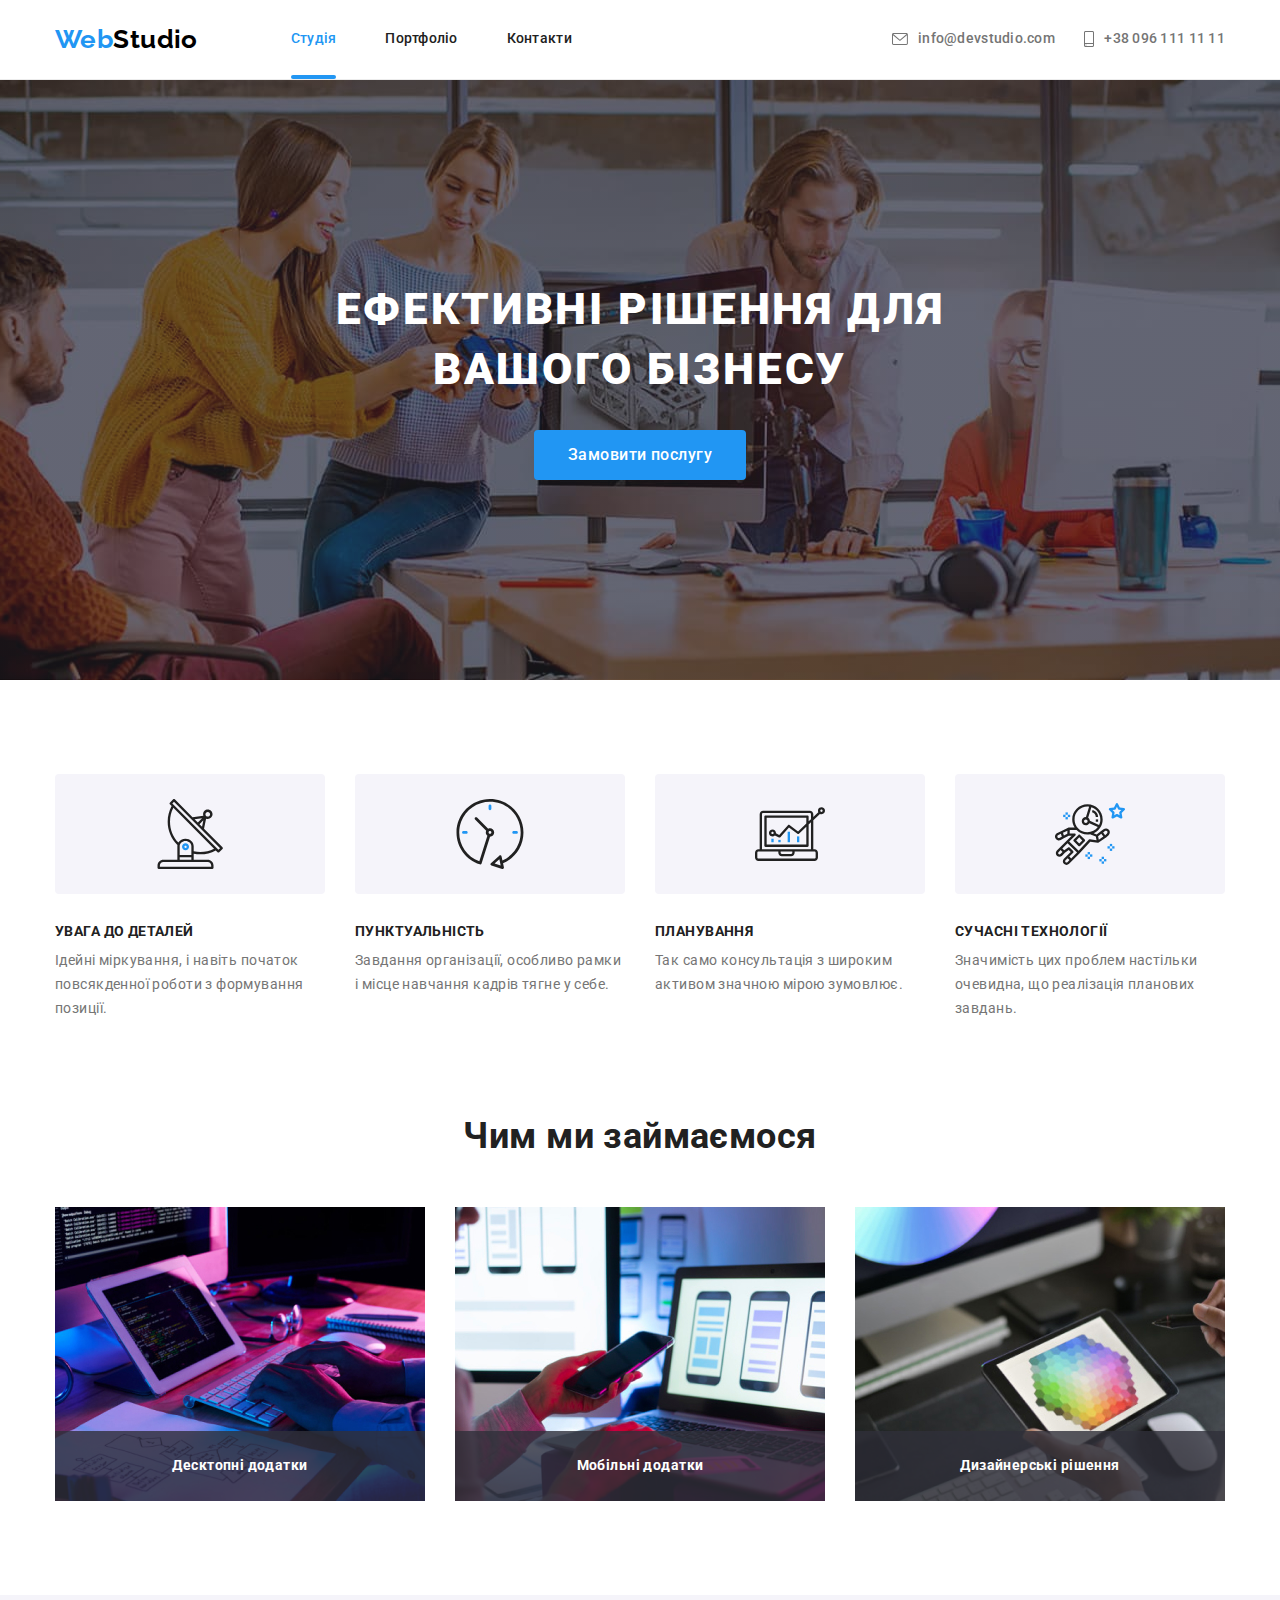
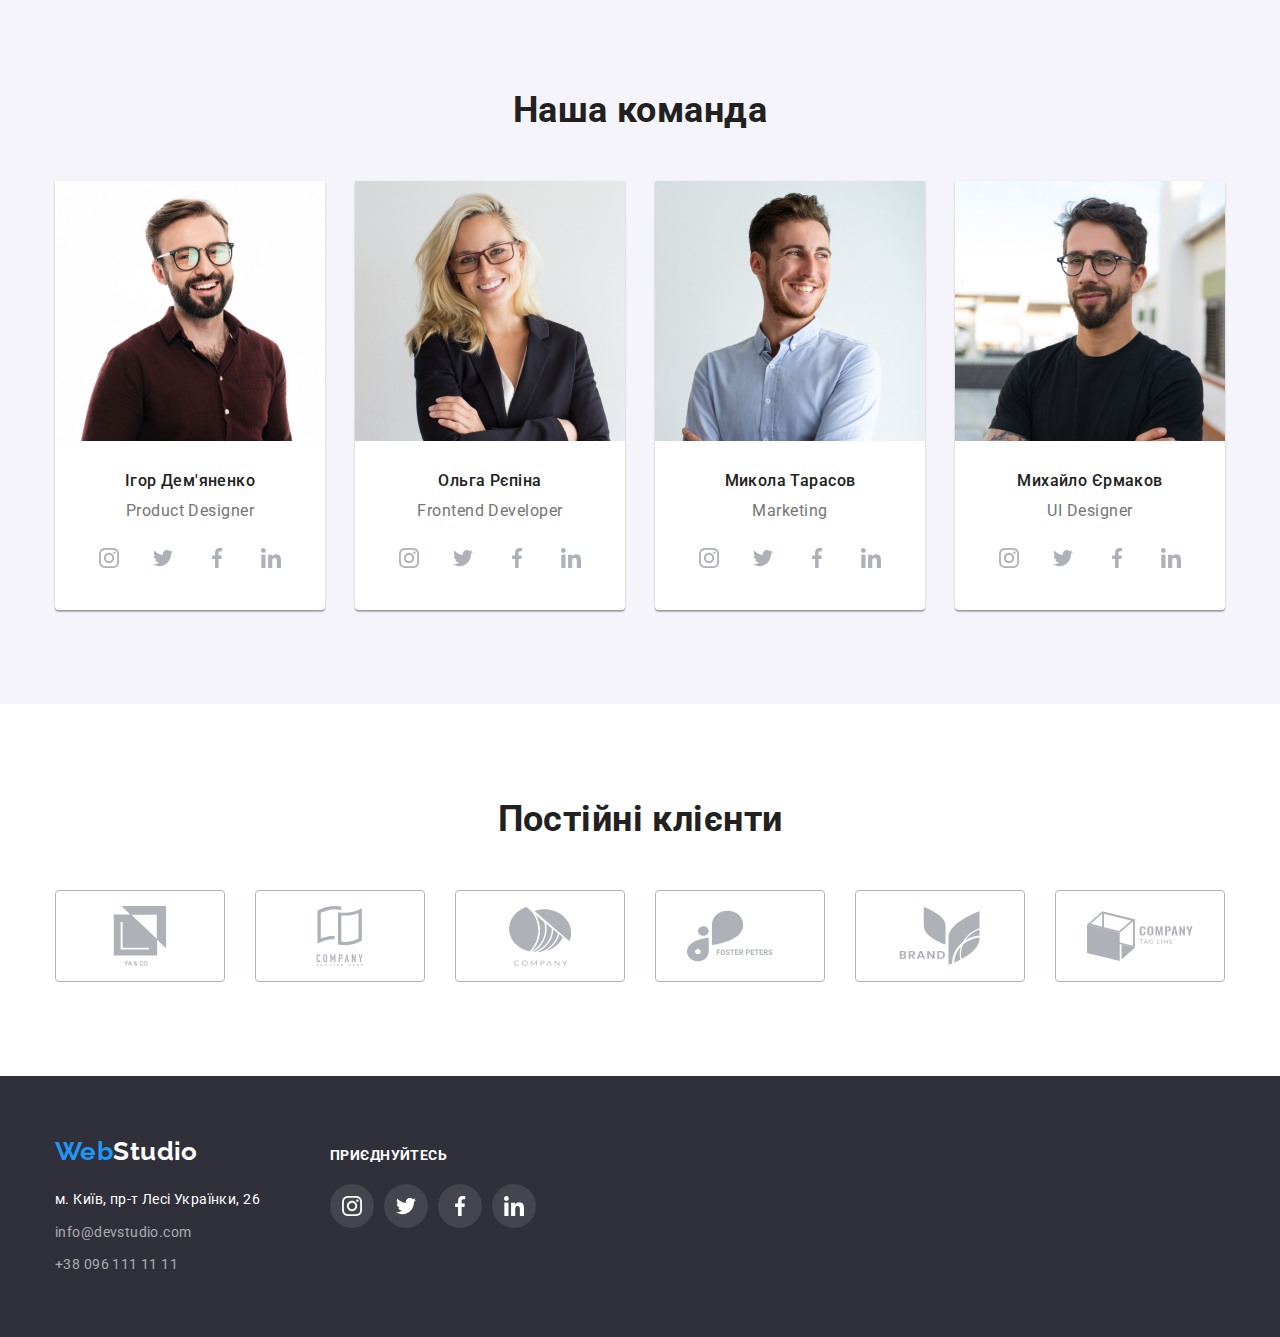
<file: index.html>
<!DOCTYPE html>
<html lang="uk">
<head>
    <meta charset="UTF-8">
    <meta http-equiv="X-UA-Compatible" content="IE=edge">
    <meta name="viewport" content="width=device-width, initial-scale=1.0">
    <title>Document</title>
    <link rel="preconnect" href="https://fonts.googleapis.com">
    <link rel="preconnect" href="https://fonts.gstatic.com" crossorigin>
    <link href="https://fonts.googleapis.com/css2?family=Raleway:wght@700&family=Roboto:wght@400;500;700;900&display=swap"
      rel="stylesheet">

    <link rel="stylesheet" href="https://cdnjs.cloudflare.com/ajax/libs/modern-normalize/1.1.0/modern-normalize.min.css">

    <link rel="stylesheet" href="./css/styles.css">
</head>
<body>
  <header class="header-border">
    <div class="container header">
      <nav class="header-nav">
        <a href="" class="logo">
        Web<span class="header-logo-accent">Studio</span>
        </a>

        <ul class="header-pagination list">
          <li class="current-page"><a href="./index.html" class="header-pagination-item current">Студія</a></li>
          <li class="current-page"><a href="./portfolio.html" class="header-pagination-item">Портфоліо</a></li>
          <li><a href="" class="header-pagination-item">Контакти</a></li>
        </ul>
      </nav>

      <ul class="header-contacts list">
        <li>
          <a href="" class="header-contacts-item">
            <svg class="contact-icon" width="16" height="12">
              <use href="./images/symbol-defs.svg#icon-1"></use>
            </svg>
            info@devstudio.com</a>
        </li>
        <li>
          <a href="" class="header-contacts-item">
            <svg class="contact-icon"  width="10" height="16">
              <use href="./images/symbol-defs.svg#icon-2"></use>
            </svg>
            +38 096 111 11 11
          </a>
        </li>
      </ul>
    </div>
  </header>

  <main>
    <section class="hero">
      <div class="container">
        <h1 class="hero-title">Ефективні рішення для<br>вашого бізнесу</h1>
        <button class="hero-button" data-modal-open>Замовити послугу</button>
      </div>
    </section>

    <section class="section content">
      <div class="container content">
        <h2 class="none">Приорітети в роботі компанії</h2>
        <ul class="list content">
          <li class="content-items">
            <div class="content-icon">
              <svg width="70" height="70">
                <use href="./images/symbol-defs.svg#icon-3"></use>
              </svg>
            </div>
            <h3 class="section-subtitle">УВАГА ДО ДЕТАЛЕЙ</h3>
            <p class="content-text">Ідейні міркування, і навіть початок повсякденної роботи з формування позиції.</p>
          </li>

          <li class="content-items">
            <div class="content-icon">
              <svg width="70" height="70">
                <use href="./images/symbol-defs.svg#icon-4"></use>
              </svg>
            </div>
            <h3 class="section-subtitle">ПУНКТУАЛЬНІСТЬ</h3>
            <p class="content-text">Завдання організації, особливо рамки і місце навчання кадрів тягне у себе.</p>
          </li>

          <li class="content-items">
            <div class="content-icon">
              <svg width="70" height="70">
                <use href="./images/symbol-defs.svg#icon-5"></use>
              </svg>
            </div>
            <h3 class="section-subtitle">ПЛАНУВАННЯ</h3>
            <p class="content-text">Так само консультація з широким активом значною мірою зумовлює.</p>
          </li>

          <li class="content-items">
            <div class="content-icon">
              <svg width="70" height="70">
                <use href="./images/symbol-defs.svg#icon-6"></use>
              </svg>
            </div>
            <h3 class="section-subtitle">СУЧАСНІ ТЕХНОЛОГІЇ</h3>
            <p class="content-text">Значимість цих проблем настільки очевидна, що реалізація планових завдань.</p>
          </li>
        </ul>
      </div>
    </section>
    
    <section class="section work">
      <div class="container work">
        <h2 class="section-title">Чим ми займаємося</h2>
        <ul class="list content-work">      
          <li class="section-title-list list">
            <img src="./images/img1.jpg" alt="Людина пише програмний код на планшеті" width="370">
            <p class="section-title-text">Десктопні додатки</p>
          </li>
          <li class="section-title-list list">
            <img src="./images/img2.jpg" alt="Дівчина сидить с телефоном в руках за ноутбуком" width="370">
            <p class="section-title-text">Мобільні додатки</p>
          </li>
          <li class="section-title-list list">
            <img src="./images/img3.jpg" alt="Людина вибирає колір с колажу на планшеті" width="370">
            <p class="section-title-text">Дизайнерські рішення</p>
          </li>
        </ul>      
      </div>
    </section>
    
    <section class="section team">
      <div class="container team">
        <h2 class="section-title">Наша команда</h2>
        <ul class="list">
          <li class="team-portfolio">
            <img src="./images/img4.jpg" alt="Праціник посміхається" width="270">
            <div class="team-portfolio-info">
              <h3 class="section-subject">Ігор Дем'яненко</h3>
              <p class="desc">Product Designer</p>
              <ul class="contact-team-list">
                <li class="">
                  <a href=""  class="contact-team">
                    <svg width="20" height="20">
                      <use href="./images/symbol-defs.svg#icon-7"></use>
                    </svg>
                  </a>
                </li>
                <li class="">
                  <a href="" class="contact-team">
                    <svg width="20" height="20">
                      <use href="./images/symbol-defs.svg#icon-8"></use>
                    </svg>
                  </a>
                </li>
                <li class="">
                  <a href="" class="contact-team">
                    <svg width="20" height="20">
                      <use href="./images/symbol-defs.svg#icon-9"></use>
                    </svg>
                  </a>
                </li>
                <li class="">
                  <a href="" class="contact-team">
                    <svg width="20" height="20">
                      <use href="./images/symbol-defs.svg#icon-10   "></use>
                    </svg>
                  </a>
                </li>
              </ul>
            </div>
          </li>
          <li class="team-portfolio">
            <img src="./images/img5.jpg" alt="Працівниця" width="270">
            <div class="team-portfolio-info">
              <h3 class="section-subject">Ольга Рєпіна</h3>
              <p class="desc">Frontend Developer</p>
              <ul class="contact-team-list">
                <li class="">
                  <a href="" class="contact-team">
                    <svg width="20" height="20">
                      <use href="./images/symbol-defs.svg#icon-7"></use>
                    </svg>
                  </a>
                </li>
                <li class="">
                  <a href="" class="contact-team">
                    <svg width="20" height="20">
                      <use href="./images/symbol-defs.svg#icon-8"></use>
                    </svg>
                  </a>
                </li>
                <li class="">
                  <a href="" class="contact-team">
                    <svg width="20" height="20">
                      <use href="./images/symbol-defs.svg#icon-9"></use>
                    </svg>
                  </a>
                </li>
                <li class="">
                  <a href="" class="contact-team">
                    <svg width="20" height="20">
                      <use href="./images/symbol-defs.svg#icon-10   "></use>
                    </svg>
                  </a>
                </li>
              </ul>
            </div>
          </li>
          <li class="team-portfolio">
            <img src="./images/img6.jpg" alt="Праціник посміхається" width="270">
            <div class="team-portfolio-info">
              <h3 class="section-subject">Микола Тарасов</h3>
              <p class="desc">Marketing</p>
              <ul class="contact-team-list">
                <li class="">
                  <a href="" class="contact-team">
                    <svg width="20" height="20">
                      <use href="./images/symbol-defs.svg#icon-7"></use>
                    </svg>
                  </a>
                </li>
                <li class="">
                  <a href="" class="contact-team">
                    <svg width="20" height="20">
                      <use href="./images/symbol-defs.svg#icon-8"></use>
                    </svg>
                  </a>
                </li>
                <li class="">
                  <a href="" class="contact-team">
                    <svg width="20" height="20">
                      <use href="./images/symbol-defs.svg#icon-9"></use>
                    </svg>
                  </a>
                </li>
                <li class="">
                  <a href="" class="contact-team">
                    <svg width="20" height="20">
                      <use href="./images/symbol-defs.svg#icon-10   "></use>
                    </svg>
                  </a>
                </li>
              </ul>
            </div>
          </li>
          <li class="team-portfolio">
            <img src="./images/img7.jpg" alt width="270">
            <div class="team-portfolio-info">
              <h3 class="section-subject">Михайло Єрмаков</h3>
              <p class="desc">UI Designer</p>
              <ul class="contact-team-list">
                <li class="">
                  <a href="" class="contact-team">
                    <svg width="20" height="20">
                      <use href="./images/symbol-defs.svg#icon-7"></use>
                    </svg>
                  </a>
                </li>
                <li class="">
                  <a href="" class="contact-team">
                    <svg width="20" height="20">
                      <use href="./images/symbol-defs.svg#icon-8"></use>
                    </svg>
                  </a>
                </li>
                <li class="">
                  <a href="" class="contact-team">
                    <svg width="20" height="20">
                      <use href="./images/symbol-defs.svg#icon-9"></use>
                    </svg>
                  </a>
                </li>
                <li class="">
                  <a href="" class="contact-team">
                    <svg width="20" height="20">
                      <use href="./images/symbol-defs.svg#icon-10   "></use>
                    </svg>
                  </a>
                </li>
              </ul>
            </div>
          </li>
        </ul>
      </div>
    </section>

    <section class="section customers">
      <div class="container customers">
        <h2 class="section-title">Постійні клієнти</h2>
        <ul class="list customers">
          <li class="customers-items">
            <a href="" class="customers-icon">
              <svg width="106" height="60">
                <use href="./images/symbol-defs.svg#icon-11"></use>
              </svg>
            </a>
          </li>
          <li class="customers-items">
            <a href="" class="customers-icon">
              <svg width="106" height="60">
                <use href="./images/symbol-defs.svg#icon-12"></use>
              </svg>
            </a>
          </li>
          <li class="customers-items">
            <a href="" class="customers-icon">
              <svg width="106" height="60">
                <use href="./images/symbol-defs.svg#icon-13"></use>
              </svg>
            </a>
          </li>
          <li class="customers-items">
            <a href="" class="customers-icon">
              <svg width="106" height="60">
                <use href="./images/symbol-defs.svg#icon-14"></use>
              </svg>
            </a>
          </li>
          <li class="customers-items">
            <a href="" class="customers-icon">
              <svg width="106" height="60">
                <use href="./images/symbol-defs.svg#icon-15"></use>
              </svg>
            </a>
          </li>
          <li class="customers-items">
            <a href="" class="customers-icon">
              <svg width="106" height="60">
                <use href="./images/symbol-defs.svg#icon-16"></use>
              </svg>
            </a>
          </li>
        </ul>
      </div>
    </section>
  </main>

  <footer class="footer">
    <div class="container footer-all">
      <div>
        <a href="" class="logo">
          Web<span class="footer-logo-accent">Studio</span>
        </a>

        <address class="address">
          <ul class="list">
            <li class="footer-item"><a href="" class="footer-address">м. Київ, пр-т Лесі Українки, 26</a></li>
            <li class="footer-item"><a href="" class="footer-contacts">info@devstudio.com</a></li>
            <li class="footer-item"><a href="" class="footer-contacts">+38 096 111 11 11</a></li>
          </ul>
        </address>
      </div>

      <div class="contact-footer">
        <h3 class="contact-footer-title">приєднуйтесь</h3>
          <ul class="contact-team-list-footer">
            <li class="">
              <a href="" class="contact-team-footer">
                <svg width="20" height="20">
                  <use href="./images/symbol-defs.svg#icon-7"></use>
                </svg>
              </a>
            </li>
            <li class="">
              <a href="" class="contact-team-footer">
                <svg width="20" height="20">
                  <use href="./images/symbol-defs.svg#icon-8"></use>
                </svg>
              </a>
            </li>
            <li class="">
              <a href="" class="contact-team-footer">
                <svg width="20" height="20">
                  <use href="./images/symbol-defs.svg#icon-9"></use>
                </svg>
              </a>
            </li>
            <li class="">
              <a href="" class="contact-team-footer">
                <svg width="20" height="20">
                  <use href="./images/symbol-defs.svg#icon-10   "></use>
                </svg>
              </a>
            </li>
          </ul>
      </div>
    </div>
  </footer>

  <!-- Modal -->
  <div class="backdrop is-hidden" data-modal>
    <div class="modal">
      <button class="modal-btn" data-modal-close>
        <svg width="18" height="18">
          <use href="./images/symbol-defs.svg#icon-17"></use>
        </svg>
      </button>
    </div>
  </div>

  <script src="./modal.js"></script>
</body>
</html>
</file>
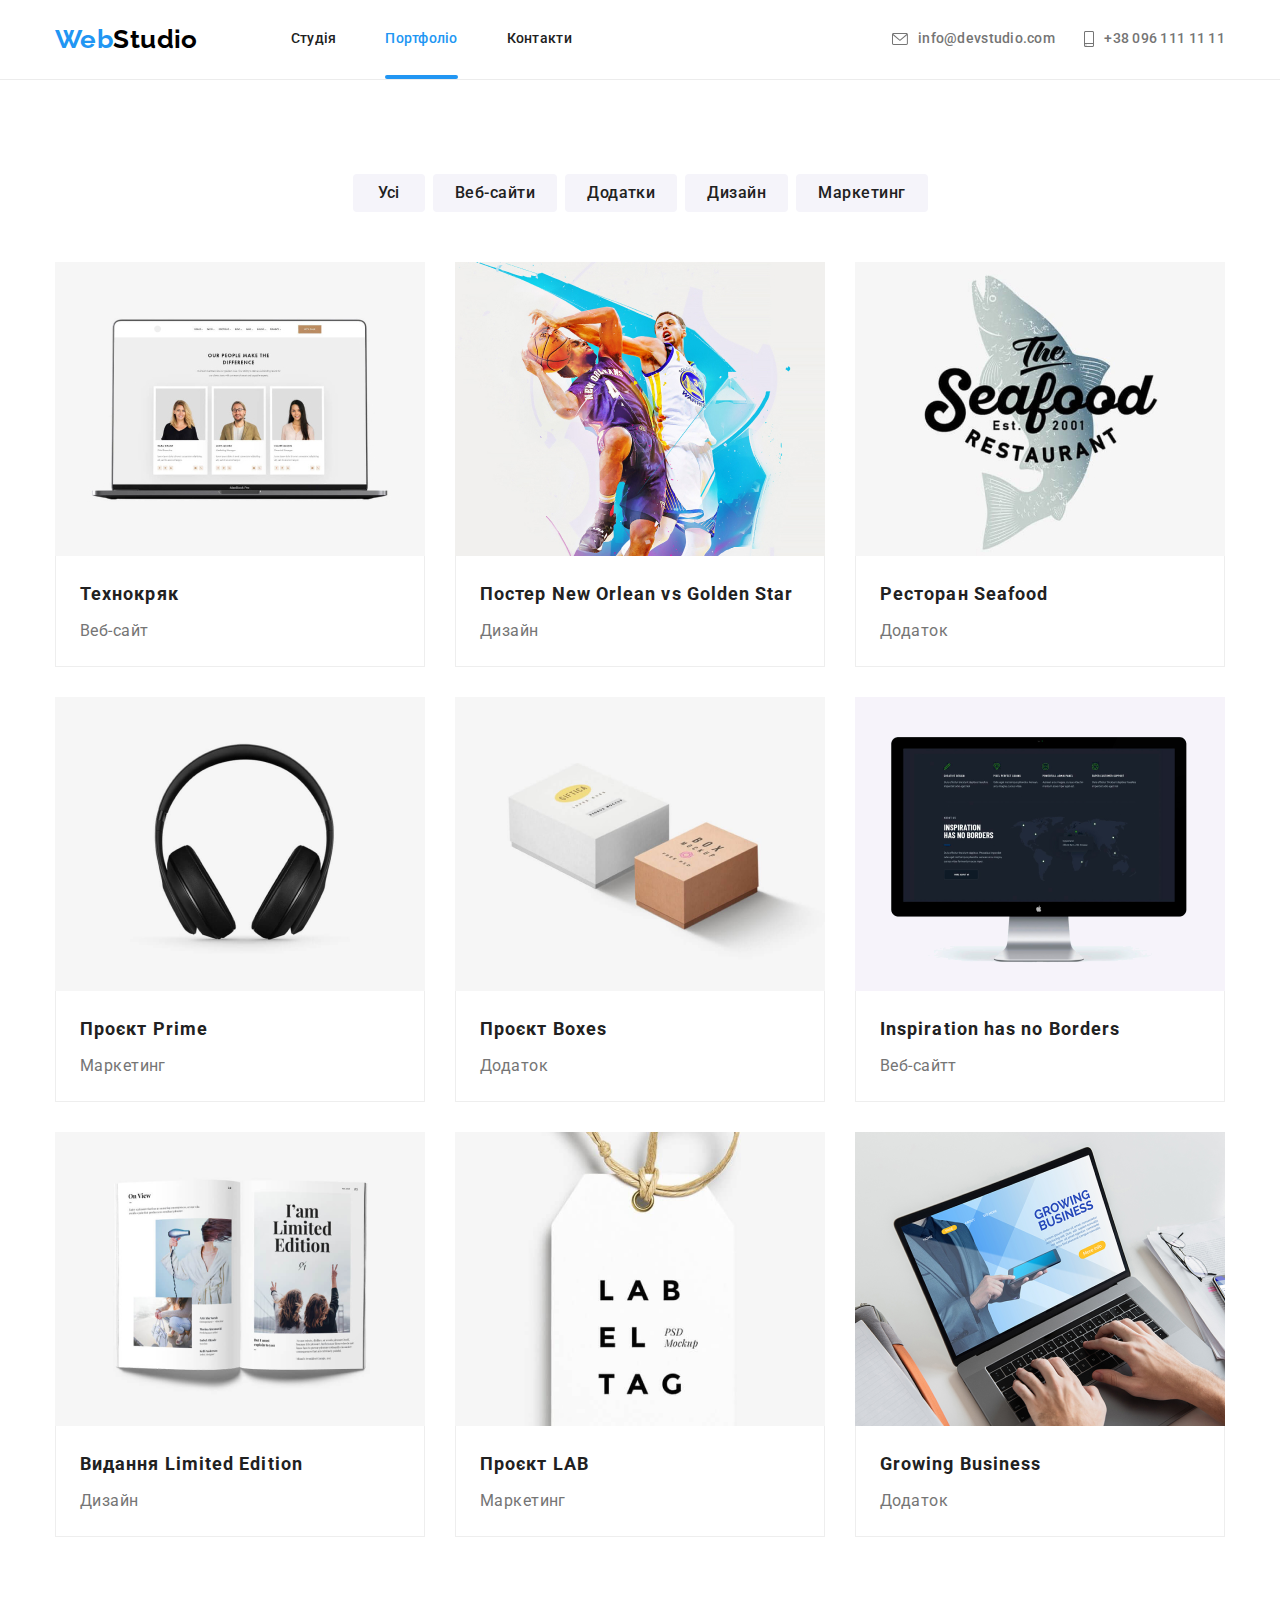
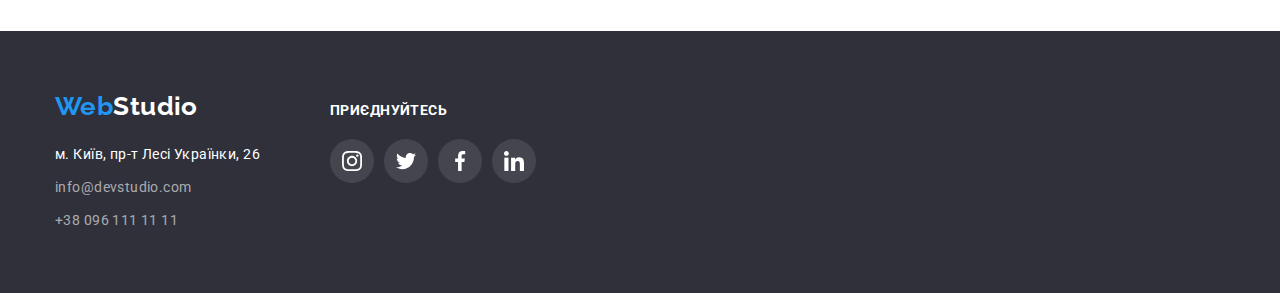
<file: portfolio.html>
<!DOCTYPE html>
<html lang="uk">

<head>
    <meta charset="UTF-8">
    <meta http-equiv="X-UA-Compatible" content="IE=edge">
    <meta name="viewport" content="width=device-width, initial-scale=1.0">
    <title>Portfolio</title>
    <link rel="preconnect" href="https://fonts.googleapis.com">
    <link rel="preconnect" href="https://fonts.gstatic.com" crossorigin>
    <link
        href="https://fonts.googleapis.com/css2?family=Raleway:wght@700&family=Roboto:wght@400;500;700;900&display=swap"
        rel="stylesheet">
    <link rel="stylesheet" href="https://cdnjs.cloudflare.com/ajax/libs/modern-normalize/1.1.0/modern-normalize.min.css">
    <link rel="stylesheet" href="./css/styles.css">
</head>

<body>
<header class="header-border">
    <div class="container header">
        <nav class="header-nav">
            <a href="" class="logo">
                Web<span class="header-logo-accent">Studio</span>
            </a>

            <ul class="header-pagination list">
                <li class="current-page"><a href="./index.html" class="header-pagination-item">Студія</a></li>
                <li class="current-page"><a href="./portfolio.html" class="header-pagination-item current">Портфоліо</a></li>
                <li><a href="" class="header-pagination-item">Контакти</a></li>
            </ul>
        </nav>

        <ul class="header-contacts list">
            <li>
                <a href="" class="header-contacts-item">
                    <svg class="contact-icon" width="16" height="12">
                        <use href="./images/symbol-defs.svg#icon-1"></use>
                    </svg>
                    info@devstudio.com</a>
            </li>
            <li>
                <a href="" class="header-contacts-item">
                    <svg class="contact-icon" width="10" height="16">
                        <use href="./images/symbol-defs.svg#icon-2"></use>
                    </svg>
                    +38 096 111 11 11
                </a>
            </li>
        </ul>
    </div>
</header>

<main class="main-portfolio">
    <section class="section-main">
        <div class="container main">
            <h1 class="none">Портфоліо</h1>
        
            <ul class="list btn">
                <li class="main-btn"><button class="main-portfolio-button first" type="button">Усі</button></li>
                <li class="main-btn"><button class="main-portfolio-button" type="button">Веб-сайти</button></li>
                <li class="main-btn"><button class="main-portfolio-button" type="button">Додатки</button></li>
                <li class="main-btn"><button class="main-portfolio-button" type="button">Дизайн</button></li>
                <li class="main-btn"><button class="main-portfolio-button" type="button">Маркетинг</button></li>
            </ul>
        
            <ul class="list portfolio">
                <li class="pages">
                    <div  class="portfolio-img">
                        <img src="./images/port1.jpg" alt="Ноутбук" width="370">
                        <div class="overlay">
                            <P class="portfolio-pages-text">Ресурс пропонує комплексні пропозиції з різним рівнем функціоналу та сервісів. Все це
                                дозволить відвідувачу отримати
                                вичерпні відомості про компанію чи приватну особу.</P>
                        </div>
                    </div>
                    <div class="main-portfolio-content">
                        <h2 class="main-portfolio-title">Технокряк</h2>
                        <p class="main-portfolio-text">Веб-сайт</p>
                    </div>
                </li>
                <li class="pages">
                    <div class="portfolio-img">
                        <img src="./images/port2.jpg" alt="Ноутбук" width="370">
                        <div class="overlay">
                            <P class="portfolio-pages-text">Ресурс пропонує комплексні пропозиції з різним рівнем функціоналу та
                                сервісів. Все це
                                дозволить відвідувачу отримати
                                вичерпні відомості про компанію чи приватну особу.</P>
                        </div>
                    </div>
                    <div class="main-portfolio-content">
                        <h2 class="main-portfolio-title">Постер New Orlean vs Golden Star</h2>
                        <p class="main-portfolio-text">Дизайн</p>
                    </div>
                </li>
                <li class="pages">
                    <div class="portfolio-img">
                        <img src="./images/port3.jpg" alt="Ноутбук" width="370">
                        <div class="overlay">
                            <P class="portfolio-pages-text">Ресурс пропонує комплексні пропозиції з різним рівнем функціоналу та
                                сервісів. Все це
                                дозволить відвідувачу отримати
                                вичерпні відомості про компанію чи приватну особу.</P>
                        </div>
                    </div>
                    <div class="main-portfolio-content">
                        <h2 class="main-portfolio-title">Ресторан Seafood</h2>
                        <p class="main-portfolio-text">Додаток</p>
                    </div>
                </li>
                <li class="pages">
                    <div class="portfolio-img">
                        <img src="./images/port4.png" alt="Ноутбук" width="370">
                        <div class="overlay">
                            <P class="portfolio-pages-text">Ресурс пропонує комплексні пропозиції з різним рівнем функціоналу та
                                сервісів. Все це
                                дозволить відвідувачу отримати
                                вичерпні відомості про компанію чи приватну особу.</P>
                        </div>
                    </div>
                    <div class="main-portfolio-content">
                        <h2 class="main-portfolio-title">Проєкт Prime</h2>
                        <p class="main-portfolio-text">Маркетинг</p>
                    </div>
                </li>
                <li class="pages">
                    <div class="portfolio-img">
                        <img src="./images/port5.png" alt="Ноутбук" width="370">
                        <div class="overlay">
                            <P class="portfolio-pages-text">Ресурс пропонує комплексні пропозиції з різним рівнем функціоналу та
                                сервісів. Все це
                                дозволить відвідувачу отримати
                                вичерпні відомості про компанію чи приватну особу.</P>
                        </div>
                    </div>
                    <div class="main-portfolio-content">
                        <h2 class="main-portfolio-title">Проєкт Boxes</h2>
                        <p class="main-portfolio-text">Додаток</p>
                    </div>
                </li>
                <li class="pages">
                    <div class="portfolio-img">
                        <img src="./images/port6.png" alt="Ноутбук" width="370">
                        <div class="overlay">
                            <P class="portfolio-pages-text">Ресурс пропонує комплексні пропозиції з різним рівнем функціоналу та
                                сервісів. Все це
                                дозволить відвідувачу отримати
                                вичерпні відомості про компанію чи приватну особу.</P>
                        </div>
                    </div>
                    <div class="main-portfolio-content">
                        <h2 class="main-portfolio-title">Inspiration has no Borders</h2>
                        <p class="main-portfolio-text">Веб-сайтт</p>
                    </div>
                </li>
                <li class="pages">
                    <div class="portfolio-img">
                        <img src="./images/port7.png" alt="Ноутбук" width="370">
                        <div class="overlay">
                            <P class="portfolio-pages-text">Ресурс пропонує комплексні пропозиції з різним рівнем функціоналу та
                                сервісів. Все це
                                дозволить відвідувачу отримати
                                вичерпні відомості про компанію чи приватну особу.</P>
                        </div>
                    </div>
                    <div class="main-portfolio-content">
                        <h2 class="main-portfolio-title">Видання Limited Edition</h2>
                        <p class="main-portfolio-text">Дизайн</p>
                    </div>
                </li>
                <li class="pages">
                    <div class="portfolio-img">
                        <img src="./images/port8.png" alt="Ноутбук" width="370">
                        <div class="overlay">
                            <P class="portfolio-pages-text">Ресурс пропонує комплексні пропозиції з різним рівнем функціоналу та
                                сервісів. Все це
                                дозволить відвідувачу отримати
                                вичерпні відомості про компанію чи приватну особу.</P>
                        </div>
                    </div>
                    <div class="main-portfolio-content">
                        <h2 class="main-portfolio-title">Проєкт LAB</h2>
                        <p class="main-portfolio-text">Маркетинг</p>
                    </div>
                </li>
                <li class="pages">
                    <div class="portfolio-img">
                        <img src="./images/port9.png" alt="Ноутбук" width="370">
                        <div class="overlay">
                            <P class="portfolio-pages-text">Ресурс пропонує комплексні пропозиції з різним рівнем функціоналу та
                                сервісів. Все це
                                дозволить відвідувачу отримати
                                вичерпні відомості про компанію чи приватну особу.</P>
                        </div>
                    </div>
                    <div class="main-portfolio-content">
                        <h2 class="main-portfolio-title">Growing Business</h2>
                        <p class="main-portfolio-text">Додаток</p>
                    </div>
                </li>
            </ul>
        </div>

    </section>
</main>

<footer class="footer">
    <div class="container footer-all">
        <div>
            <a href="" class="logo">
                Web<span class="footer-logo-accent">Studio</span>
            </a>

            <address class="address">
                <ul class="list">
                    <li class="footer-item"><a href="" class="footer-address">м. Київ, пр-т Лесі Українки, 26</a></li>
                    <li class="footer-item"><a href="" class="footer-contacts">info@devstudio.com</a></li>
                    <li class="footer-item"><a href="" class="footer-contacts">+38 096 111 11 11</a></li>
                </ul>
            </address>
        </div>

        <div class="contact-footer">
            <h3 class="contact-footer-title">приєднуйтесь</h3>
            <ul class="contact-team-list-footer">
                <li class="">
                    <a href="" class="contact-team-footer">
                        <svg width="20" height="20">
                            <use href="./images/symbol-defs.svg#icon-7"></use>
                        </svg>
                    </a>
                </li>
                <li class="">
                    <a href="" class="contact-team-footer">
                        <svg width="20" height="20">
                            <use href="./images/symbol-defs.svg#icon-8"></use>
                        </svg>
                    </a>
                </li>
                <li class="">
                    <a href="" class="contact-team-footer">
                        <svg width="20" height="20">
                            <use href="./images/symbol-defs.svg#icon-9"></use>
                        </svg>
                    </a>
                </li>
                <li class="">
                    <a href="" class="contact-team-footer">
                        <svg width="20" height="20">
                            <use href="./images/symbol-defs.svg#icon-10   "></use>
                        </svg>
                    </a>
                </li>
            </ul>
        </div>
    </div>
</footer>
</body>

</html>
</file>
<file: css/styles.css>
/* другорядний колір тексту  #212121  */
/* основний колір тексту #757575 */
/* акцент #2196F3  */
/* білий #FFFFFF */
/* фон #FFFFFF */
/* другорядний фон #F5F4FA */
/* фон футер герой #2F303A */
/* другорядний текст футер rgba(255, 255, 255, 0.6) */
/*  логотип хедер #000000 #2196F3 */
/* логотип футер #2196F3 #FFFFFF */
/* фон кнопкі #F5F4FA */
/* border: 1px solid #ECECEC; */



:root {
    --primary-text-color: #757575;
    --title-text-color: #212121;
    --accent-color: #2196F3;
    --primary-white-color: #FFFFFF;
    --minor-white-color: #F5F4FA;
    --hero-footer-background-color: #2F303A;
    --footer-text-color: rgba(255, 255, 255, 0.6);
    --header-logo: #000000;
    --primery-border-color: #ECECEC;
}


*,
*::before,
*::after {
    box-sizing: border-box;
}

img {
    display: block;
}

h1,
h2,
h3,
h4,
h5,
h6,
p {
    margin: 0px;
    padding: 0px;
}

ul {
    list-style: none;
    margin: 0px;
    padding: 0px;
}


body {
    background-color: var(--primary-white-color);
    color: var(--primary-text-color);

    font-family: 'Roboto', sans-serif;
    font-size: 14px;
    line-height: 1.71;
    letter-spacing: 0.03em;
}



.list {
    list-style: none;
}


/* 1. header */

.header {
    display: flex;
    justify-content: space-between;
    align-items: center;
}

.header-pagination .header-pagination-item.current{
    color: var(--accent-color);
    text-decoration: none;
}

.current-page {
    position: relative;
    
}

.current::after {
    content: "" ;
    position: absolute;
    width: 100%;
    height: 4px;

    right: 0px;
    bottom: -32px;

    background-color: var(--accent-color);
    border-radius: 2px;
}



.container {
    width: 1200px;
    padding-left: 15px;
    padding-right: 15px;
    margin: 0 auto;
}

.header-nav {
    display: flex;
    align-items: center;
}

.header-border {
    padding-top: 24px;
    padding-bottom: 24px;

    border-bottom: 1px solid var(--primery-border-color);
}

/* 1.1. header-nav */

.logo {

    cursor: default;

    color: var(--accent-color);

    font-family: 'Raleway';
    font-weight: 700;
    font-size: 26px;
    line-height: 1.19;
    text-decoration: none;
}

.header-logo-accent {
    color: var(--header-logo);
}


.header-pagination-item {
    display: block;

    color: var(--title-text-color);

    font-weight: 500;
    font-size: 14px;
    line-height: 1.14;
    letter-spacing: 0.02em;
    text-decoration: none;

    transition: color 250ms;
    transition-timing-function: cubic-bezier(0.4, 0, 0.2, 1);

}

.header-pagination {
    display: flex;
    width: 281px;
    justify-content: space-between;

    margin-left: 93px;
    padding: 0px;
}

.header-pagination-item:hover {
    color: var(--accent-color);
}

.header-pagination-item:focus {
    color: var(--accent-color);
}


/* 1.2. header-contacts */

.header .header-contacts.list {
    display: flex;
    width: 333px;
    justify-content: space-between;
    margin-top: 0px;
    margin-bottom: 0px;
}

.header-contacts-item {
    display: block;
    align-items: center;

    color: var(--primary-text-color);
    fill: var(--primary-text-color);

    font-weight: 500;
    font-size: 14px;
    line-height: 1.14;
    letter-spacing: 0.02em;
    text-decoration: none;

    transition: color 250ms;
    transition-timing-function: cubic-bezier(0.4, 0, 0.2, 1);
}

.header-contacts-item:hover {
    color: var(--accent-color);
    fill: var(--accent-color);
    
    

}

.header-contacts-item:focus {
    color: var(--accent-color);
    
}

.header-contacts {
    padding: 0px;
}

.contact-icon {
    margin-right: 10px;
    fill: currentColor; 
}

.contact-icon:hover {
    fill: var(--accent-color);
   
}


.header-contacts a {
    display: flex;
}

/* 2. main */

/* 2.1. section-hero */

.hero {
    max-width: 1600px;
    padding-top: 200px;
    padding-bottom: 200px;
    margin-left: auto;
    margin-right: auto;
    text-align: center;

    background-image: linear-gradient(
        to right,
        rgba(47, 48, 58, 0.4),
        rgba(47, 48, 58, 0.4)), 
    url(../images/fonhero.jpg);
    background-repeat: no-repeat;
    background-position: center;

}


.hero-title {
    margin-top: 0px;

    color: var(--primary-white-color);

    font-weight: 900;
    font-size: 44px;
    line-height: 1.36;
    text-align: center;
    letter-spacing: 0.06em;
    text-transform: uppercase;
}

.hero-button {
    border-radius: 4px;
    padding-left: 32px;
    padding-right: 32px;
    padding-top: 10px;
    padding-bottom: 10px;
    margin-top: 30px;



    color: var(--primary-white-color);
    background-color: var(--accent-color);
    border-color: transparent;

    font-family: 'Roboto';
    font-weight: 500;
    font-size: 16px;
    line-height: 1.62;
    letter-spacing: 0.03em;
    text-align: center;
}

/* 2.2. section-Приорітети в роботі компанії */

.none {
    display: none;
}

.section.content {
    padding-top: 94px;
    padding-bottom: 47px;
}

.section-subtitle {
    margin-top: 0px;
    margin-bottom: 10px;


    color: var(--title-text-color);

    font-weight: 700;
    font-size: 14px;
    line-height: 1.14;
    text-transform: uppercase;
}



.container.content .content {
    display: flex;
    justify-content: center;
    gap: 30px;
    margin: 0px;
    padding: 0px;

}


.content-text {
    padding: 0px;
    margin: 0px;
}



.content-icon {
    display: flex;
    justify-content: center;
    align-items: center;

    width: 270px;
    height: 120px;
    border-radius: 4px;

    margin-bottom: 30px;
    
    border-radius: 4px;
    background: #F5F4FA;

    
}



/* 2.3. section-Чим ми займаємося */

.section.work {
    padding-top: 47px;
    padding-bottom: 94px;
}

.section-title {
    margin: 0px;
    color: var(--title-text-color);

    font-weight: 700;
    font-size: 36px;
    line-height: 1.17;
    text-align: center;
}

.content-work {
    display: flex;
    justify-content: space-between;
    padding-left: 0px;
    margin-top: 0px;
    margin-bottom: 0px;

}

.container.work .section-title {
    margin-bottom: 50px;
}

.section-title-list {
    position: relative;
}

.section-title-text {
    position: absolute;
    bottom: 0px;

    width: 100%;
    height: 70px;

    display: flex;
    justify-content: center;
    align-items: center;

    font-weight: 700;
    font-size: 14px;
    line-height: 1.14;
    letter-spacing: 0.03em;
    color: #FFFFFF;
    background: rgba(47, 48, 58, 0.8);
}

/* 2.3. section-Наша команда */

.section.team {
    padding-top: 94px;
    padding-bottom: 94px;

    background-color: var(--minor-white-color);
}



.section-subject {

    color: var(--title-text-color);

    font-weight: 500;
    font-size: 16px;
    line-height: 1.19;
}

.desc {
    margin-top: 10px;
    margin-bottom: 16px;

 

    font-size: 16px;
    line-height: 1.19;
    letter-spacing: 0.03em;

    color: #757575;
}

.container.team .list {
    display: flex;
    justify-content: space-between;
    margin-top: 0px;
    padding-left: 0px;
    margin-top: 50px;
    margin-bottom: 0px;
}



.team-portfolio {
    background-color: var(--primary-white-color);
    box-shadow: 0px 1px 3px rgba(0, 0, 0, 0.12), 0px 1px 1px rgba(0, 0, 0, 0.14), 0px 2px 1px rgba(0, 0, 0, 0.2);
    border-radius: 0px 0px 4px 4px;
}

.team-portfolio-info {
    padding-top: 30px;
    padding-bottom: 30px;
    text-align: center;
}
/* icon */
.contact-team-list,
.contact-footer-item {
    display: flex;
    justify-content: center;
    gap: 10px;  
}

.contact-team {
    width: 44px;
    height: 44px;
    display: flex;
    justify-content: center;
    align-items: center;
    border-radius: 50%;

    fill: #AFB1B8;
    background-color: var(--primary-white-color);
    
    transition: fill 250ms, background-color 250ms;
    transition-timing-function: cubic-bezier(0.4, 0, 0.2, 1);
    

}

.contact-team:hover,
.contact-team:focus {
    fill: var(--primary-white-color);
    background-color: var(--accent-color);
}

/* замовники */

.section.customers {
    padding-top: 94px;
    padding-bottom: 94px;
}

.list.customers {
    margin-top: 50px;
    display: flex;
    justify-content: center;
    gap: 30px;   
}

.customers-icon {

    fill: #AFB1B8;
    display: flex;
    align-items: center;
    width: 170px;
    height: 92px;
    display: flex;
    justify-content: center;
    align-items: center;
        
    border: 1px solid #AFB1B8;
    border-radius: 4px;

   
    transition: border-color 250ms, fill 250ms;
    
    transition-timing-function: cubic-bezier(0.4, 0, 0.2, 1);
}

.customers-icon:hover,
.customers-icon:focus {
    fill: var(--accent-color);
    cursor: pointer;
    border-color: var(--accent-color);
        
    fill: var(--accent-color);
}

        


/* 3. footer */

.footer {
    padding-top: 60px;
    padding-bottom: 60px;

    background-color: var(--hero-footer-background-color);
}

.footer-logo-accent {
    color: var(--primary-white-color);
}

.footer-contacts {
    cursor: default;

    color: var(--footer-text-color);

    text-decoration: none;
}

.footer-address {
    cursor: default;

    color: var(--primary-white-color);

    text-decoration: none;

}

.address {
    display: inline;
    font-style: normal;
}




.footer .container .address .list {
    margin-top: 20px;
    margin-bottom: 0px;
    padding-left: 0px;

}

.footer-item {
    margin-bottom: 9px;
}

.footer .footer-item:last-child {
    margin-bottom: 0px;
}


.container.footer-all {
    display: flex;
}

.contact-footer-item {
    display: flex;
}

.contact-footer-title {
    margin-bottom: 20px;

    font-weight: 700;
    font-size: 14px;
    line-height: 1.14;
    letter-spacing: 0.03em;
    text-transform: uppercase;

    color: #FFFFFF;
}

.contact-footer {
    margin-left: 70px;
    padding-top: 12px;
}

/* icon */

.contact-team-list-footer {
    display: flex;
    justify-content: center;
    gap: 10px;
}

.contact-team-footer {
    width: 44px;
    height: 44px;
    display: flex;
    justify-content: center;
    align-items: center;

    fill: var(--primary-white-color);
    border-radius: 50%;
    background: rgba(255, 255, 255, 0.1);

    transition: fill 250ms, background-color 250ms;
    transition-timing-function: cubic-bezier(0.4, 0, 0.2, 1);

}

.contact-team-footer:hover,
.contact-team-footer:focus {
    background-color: var(--accent-color);
    border-radius: 50%;
    fill: var(--primary-white-color);

}














/* 4. main-portfolio */

.section-main {
    padding-top: 94px;
    padding-bottom: 94px;

}

.main-portfolio-button {
    padding-left: 22px;
    padding-right: 22px;
    padding-top: 6px;
    padding-bottom: 6px;
    border-radius: 4px;
    border: none;

    font-family: 'Roboto';
    font-weight: 500;
    font-size: 16px;
    line-height: 1.62;
    letter-spacing: 0.03em;

    color: var(--title-text-color);

    background-color: var(--minor-white-color);

    transition: background-color 250ms, color 250ms, filter 250ms;
        
    transition-timing-function: cubic-bezier(0.4, 0, 0.2, 1);
}

.main-portfolio-button.first {
    padding-left: 25px;
    padding-right: 25px;
}

.btn {
    display: flex;
    width: 575px;
    justify-content: space-between;
    margin: 0 auto;
}



.main-portfolio-button:hover,
.main-portfolio-button:focus {
    color: var(--primary-white-color);

    background-color: var(--accent-color);

    cursor: pointer;
    filter: drop-shadow(0px 4px 4px rgba(0, 0, 0, 0.25));
}

.main-portfolio-title {

    margin-bottom: 4px;

    font-weight: 700;
    font-size: 18px;
    line-height: 2;
    letter-spacing: 0.06em;

    color: var(--title-text-color);
}

.main-portfolio-text {

    font-size: 16px;
    line-height: 1.88;

}



.list.portfolio {
    display: flex;
    flex-wrap: wrap;
    margin-top: 50px;

}

.pages {
    margin-right: 30px;
    margin-bottom: 30px;

    transition: box-shadow 250ms;
    
    transition-timing-function: cubic-bezier(0.4, 0, 0.2, 1);
}

.pages:hover {
    box-shadow: 0px 1px 1px rgba(0, 0, 0, 0.12),
    0px 4px 4px rgba(0, 0, 0, 0.06),
    1px 4px 6px rgba(0, 0, 0, 0.16);

}


.pages:nth-child(3n) {
    margin-right: 0px;
}

.pages:nth-last-child(-n+3) {
    margin-bottom: 0px;
}

.portfolio-img {
    position: relative;
    overflow: hidden;
}

.portfolio-pages-text {

 
}

.portfolio-img:hover .overlay {
    transform: translatey(0);
}

.main-portfolio-content {
    
    padding-top: 20px;
    padding-left: 24px;
    padding-bottom: 20px;

    border-left: 1px solid #EEEEEE;
    border-right: 1px solid #EEEEEE;
    border-bottom: 1px solid #EEEEEE;
}

.overlay {
    position: absolute;
    width: 100%;
    height: 404px;
    padding-left: 24px;
    padding-right: 24px;
    padding-top: 63px;
    padding-bottom: 63px;

    cursor: pointer;
        
    top: 1px;
        
    font-family: 'Roboto';
    font-style: normal;
    font-weight: 400;
    font-size: 18px;
    line-height: 1.56;
    letter-spacing: 0.03em;
    color: #FFFFFF;
        
    background: rgba(33, 150, 243, 0.9);


    transform: translatey(100%);
    transition: transform 250ms ease;
}

/* Modal */

.backdrop {
    position: fixed;
    top: 0px;
    left: 0px;

    width: 100%;
    height: 100%;

    background-color: rgba(0, 0, 0, 0.2); 

    transition: 250ms;
    transition-timing-function: cubic-bezier(0.4, 0, 0.2, 1);
}

.modal {
    position: absolute;
    top: 50%;
    left: 50%;
    transform: translate(-50%, -50%);

    width: 528px;
    height: 581px;

    border-radius: 4px;
    background: #FFFFFF;
    box-shadow: 0px 1px 3px rgba(0, 0, 0, 0.12), 0px 1px 1px rgba(0, 0, 0, 0.14), 0px 2px 1px rgba(0, 0, 0, 0.2);
}

.modal-btn {
    position: absolute;
    right: 8px;
    top: 8px;

    width: 30px;
    height: 30px;
    background: #FFFFFF;
    border: 1px solid rgba(0, 0, 0, 0.1);
    border-radius: 50%;
    padding: 0px;

    display: flex;
    align-items: center;
    justify-content: center;

    cursor: pointer;
}


.backdrop.is-hidden {
    opacity: 0;
    visibility: hidden;
    pointer-events: none;
}
</file>
